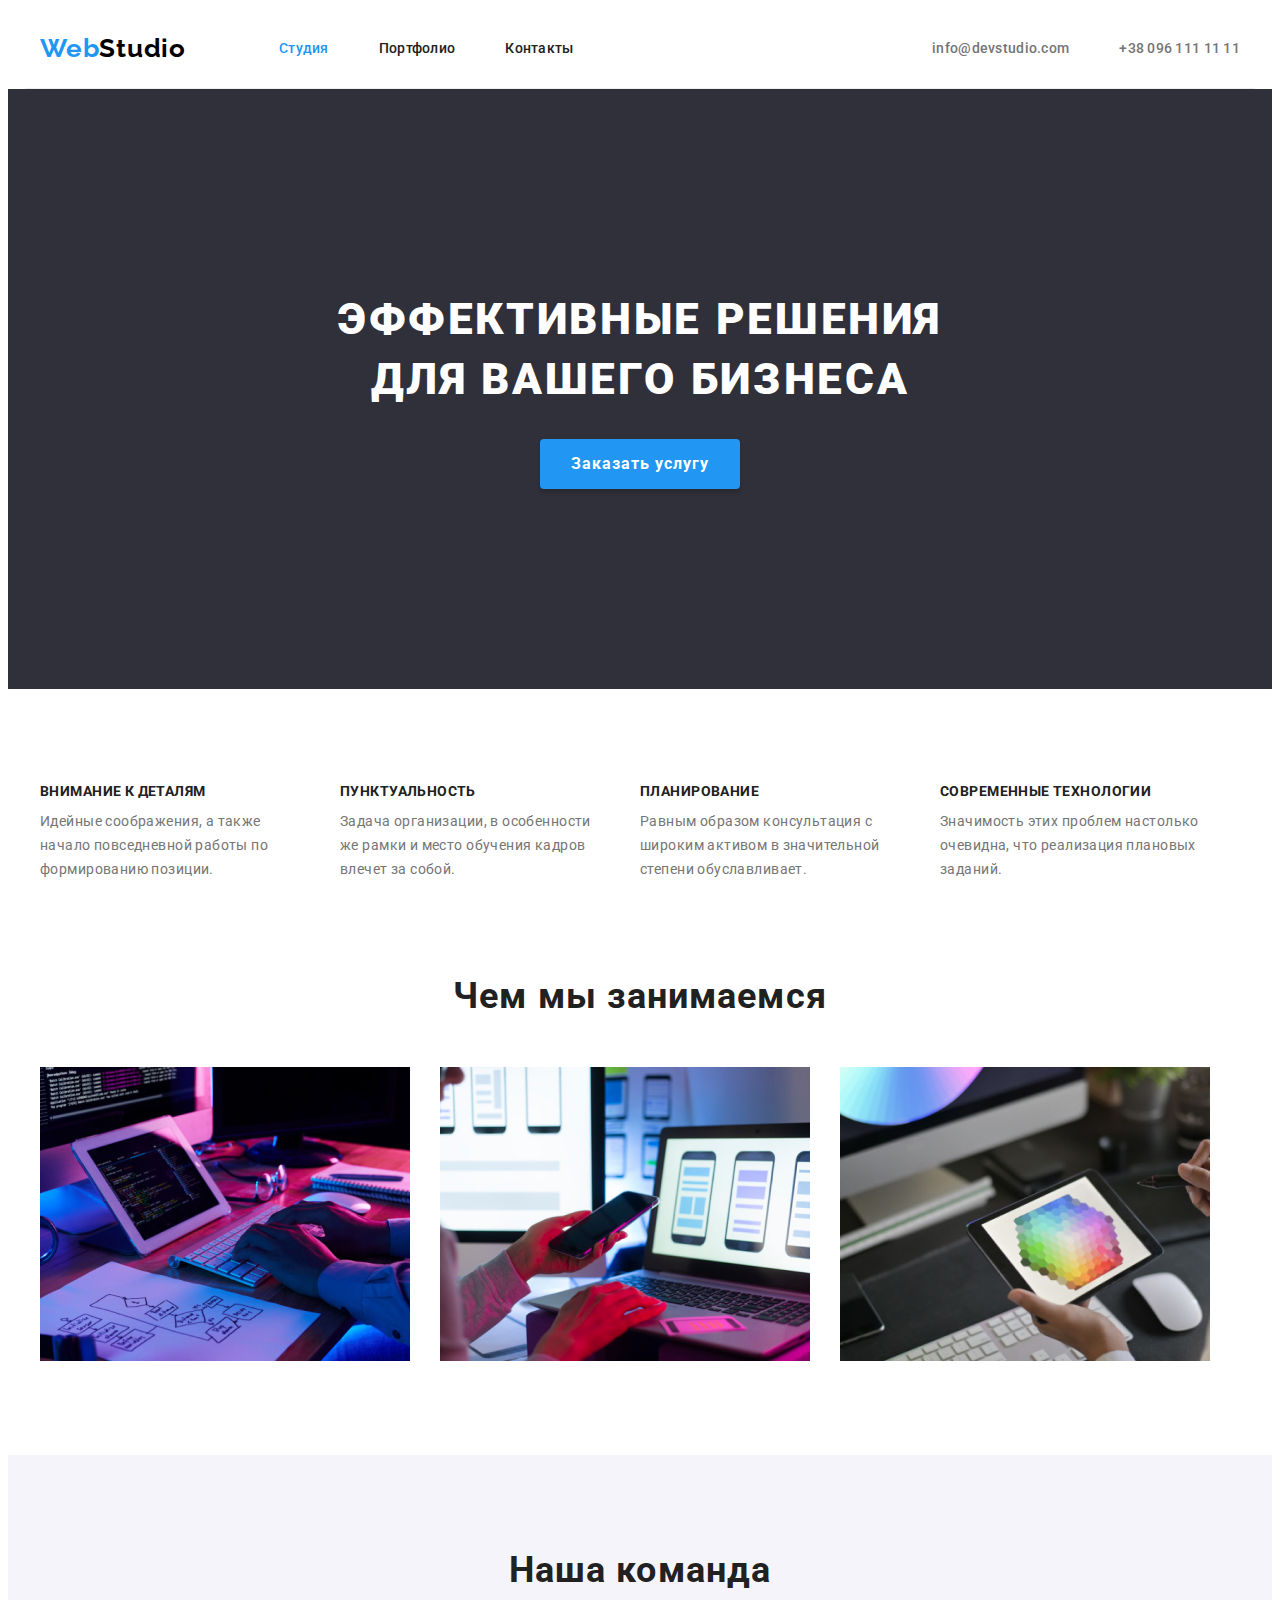
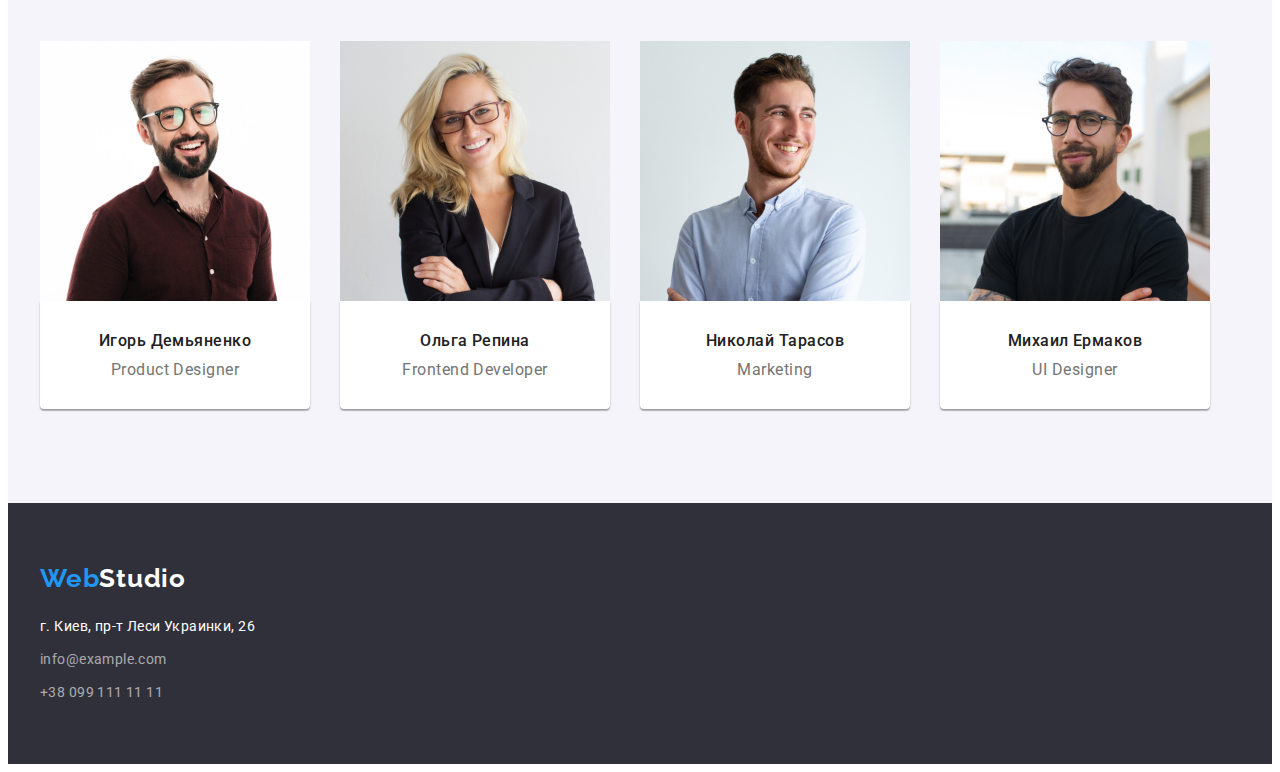
<file: index.html>
<!DOCTYPE html>
<html lang="ru">
  <head>
    <meta charset="UTF-8" />
    <meta http-equiv="X-UA-Compatible" content="IE=edge" />
    <meta name="viewport" content="width=device-width, initial-scale=1.0" />
    <!-- Fonts start -->
    <link rel="preconnect" href="https://fonts.googleapis.com" />
    <link rel="preconnect" href="https://fonts.gstatic.com" crossorigin />
    <link
      href="https://fonts.googleapis.com/css2?family=Raleway:wght@700&family=Roboto:wght@400;500;700;900&display=swap"
      rel="stylesheet"
    />
    <!-- Fonts end -->

    <!-- Normalize start -->
    <link
      rel="stylesheet"
      href="https://cdnjs.cloudflare.com/ajax/libs/modern-normalize/1.1.0/modern-normalize.min.css"
      integrity="sha512-wpPYUAdjBVSE4KJnH1VR1HeZfpl1ub8YT/NKx4PuQ5NmX2tKuGu6U/JRp5y+Y8XG2tV+wKQpNHVUX03MfMFn9Q=="
      crossorigin="anonymous"
      referrerpolicy="no-referrer"
    />
    <!-- Normalize end -->

    <link rel="stylesheet" href="./css/styles.css" />
    <title>WebStudio</title>
  </head>
  <body>
    <!-- Header section -->
    <header class="header">
      <div class="container header-container">
        <a class="logo link header-logo" href="./index.html" lang="en"
          >Web<span class="word">Studio</span></a
        >

        <nav class="header-nav">
          <ul class="header-list list">
            <li class="header-item">
              <a class="header-link header-link-current link" href="#studio">Студия</a>
            </li>
            <li class="header-item">
              <a class="header-link link" href="./portfolio.html">Портфолио</a>
            </li>
            <li class="header-item">
              <a class="header-link link" href="#contacts">Контакты</a>
            </li>
          </ul>
        </nav>

        <ul class="contacts list">
          <li class="contacts-item">
            <a class="contacts-link link" href="mailto:info@devstudio.com">info@devstudio.com</a>
          </li>
          <li class="contacts-item">
            <a class="contacts-link link" href="tel:+380961111111">+38 096 111 11 11</a>
          </li>
        </ul>
      </div>
    </header>
    <!-- Main section -->
    <main>
      <section class="hero-section">
        <div class="container">
          <h1 class="hero-title">Эффективные решения для вашего бизнеса</h1>
          <button class="hero-btn" type="button">Заказать услугу</button>
        </div>
      </section>

      <section class="features section">
        <div class="container">
          <ul class="features-list list">
            <li class="features-item">
              <h3 class="features-title">Внимание к деталям</h3>
              <p class="features-text text">
                Идейные соображения, а также начало повседневной работы по формированию позиции.
              </p>
            </li>

            <li class="features-item">
              <h3 class="features-title">Пунктуальность</h3>
              <p class="features-text text">
                Задача организации, в особенности же рамки и место обучения кадров влечет за собой.
              </p>
            </li>

            <li class="features-item">
              <h3 class="features-title">Планирование</h3>
              <p class="features-text text">
                Равным образом консультация с широким активом в значительной степени обуславливает.
              </p>
            </li>

            <li class="features-item">
              <h3 class="features-title">Современные технологии</h3>
              <p class="features-text text">
                Значимость этих проблем настолько очевидна, что реализация плановых заданий.
              </p>
            </li>
          </ul>
        </div>
      </section>

      <section class="occupation" id="studio">
        <div class="container">
          <h2 class="occupation-title title">Чем мы занимаемся</h2>

          <ul class="occupation-list list">
            <li class="occupation-item">
              <img
                class="occupation-img"
                src="./images/computer.jpg.jpg"
                alt="Планшет с клавиатурой"
                width="370"
                height="294"
              />
            </li>

            <li class="occupation-item">
              <img
                class="occupation-img"
                src="./images/computer2.jpg.jpg"
                alt="Ноутбук"
                width="370"
                height="294"
              />
            </li>

            <li class="occupation-item">
              <img
                class="occupation-img"
                src="./images/computer3.jpg.jpg"
                alt="Планшет с цветной картинкой"
                width="370"
                height="294"
              />
            </li>
          </ul>
        </div>
      </section>

      <section class="team section">
        <div class="container">
          <h2 class="team-title title">Наша команда</h2>
          <ul class="team-list list">
            <li class="team-item">
              <img
                class="team-img"
                src="./images/igor.jpg"
                alt="Игорь Демьяненко"
                width="270"
                height="260"
              />
              <div class="team-wrapper">
                <h3 class="team-name">Игорь Демьяненко</h3>
                <p class="team-description" lang="en">Product Designer</p>
              </div>
            </li>

            <li class="team-item">
              <img
                class="team-img"
                src="./images/olga.jpg"
                alt="Ольга Репина"
                width="270"
                height="260"
              />
              <div class="team-wrapper">
                <h3 class="team-name">Ольга Репина</h3>
                <p class="team-description" lang="en">Frontend Developer</p>
              </div>
            </li>

            <li class="team-item">
              <img
                class="team-img"
                src="./images/nikolay.jpg"
                alt="Николай Тарасов"
                width="270"
                height="260"
              />
              <div class="team-wrapper">
                <h3 class="team-name">Николай Тарасов</h3>
                <p class="team-description" lang="en">Marketing</p>
              </div>
            </li>

            <li class="team-item">
              <img
                class="team-img"
                src="./images/miсhael.jpg"
                alt="Михаил Ермаков"
                width="270"
                height="260"
              />
              <div class="team-wrapper">
                <h3 class="team-name">Михаил Ермаков</h3>
                <p class="team-description" lang="en">UI Designer</p>
              </div>
            </li>
          </ul>
        </div>
      </section>
    </main>
    <!-- Footer section -->
    <footer class="footer">
      <div class="container">
        <a class="footer-logo logo link" href="./index.html" lang="en"
          >Web<span class="footer-word">Studio</span></a
        >

        <address class="address" id="contacts">
          <p class="address-text text">г. Киев, пр-т Леси Украинки, 26</p>

          <ul class="address-list list">
            <li class="address-item">
              <a class="address-link text link link-mail" href="maito:info@example.com"
                >info@example.com</a
              >
            </li>
            <li class="address-item">
              <a class="address-link text link" href="tel:+38091111111">+38 099 111 11 11</a>
            </li>
          </ul>
        </address>
      </div>
    </footer>
  </body>
</html>
</file>
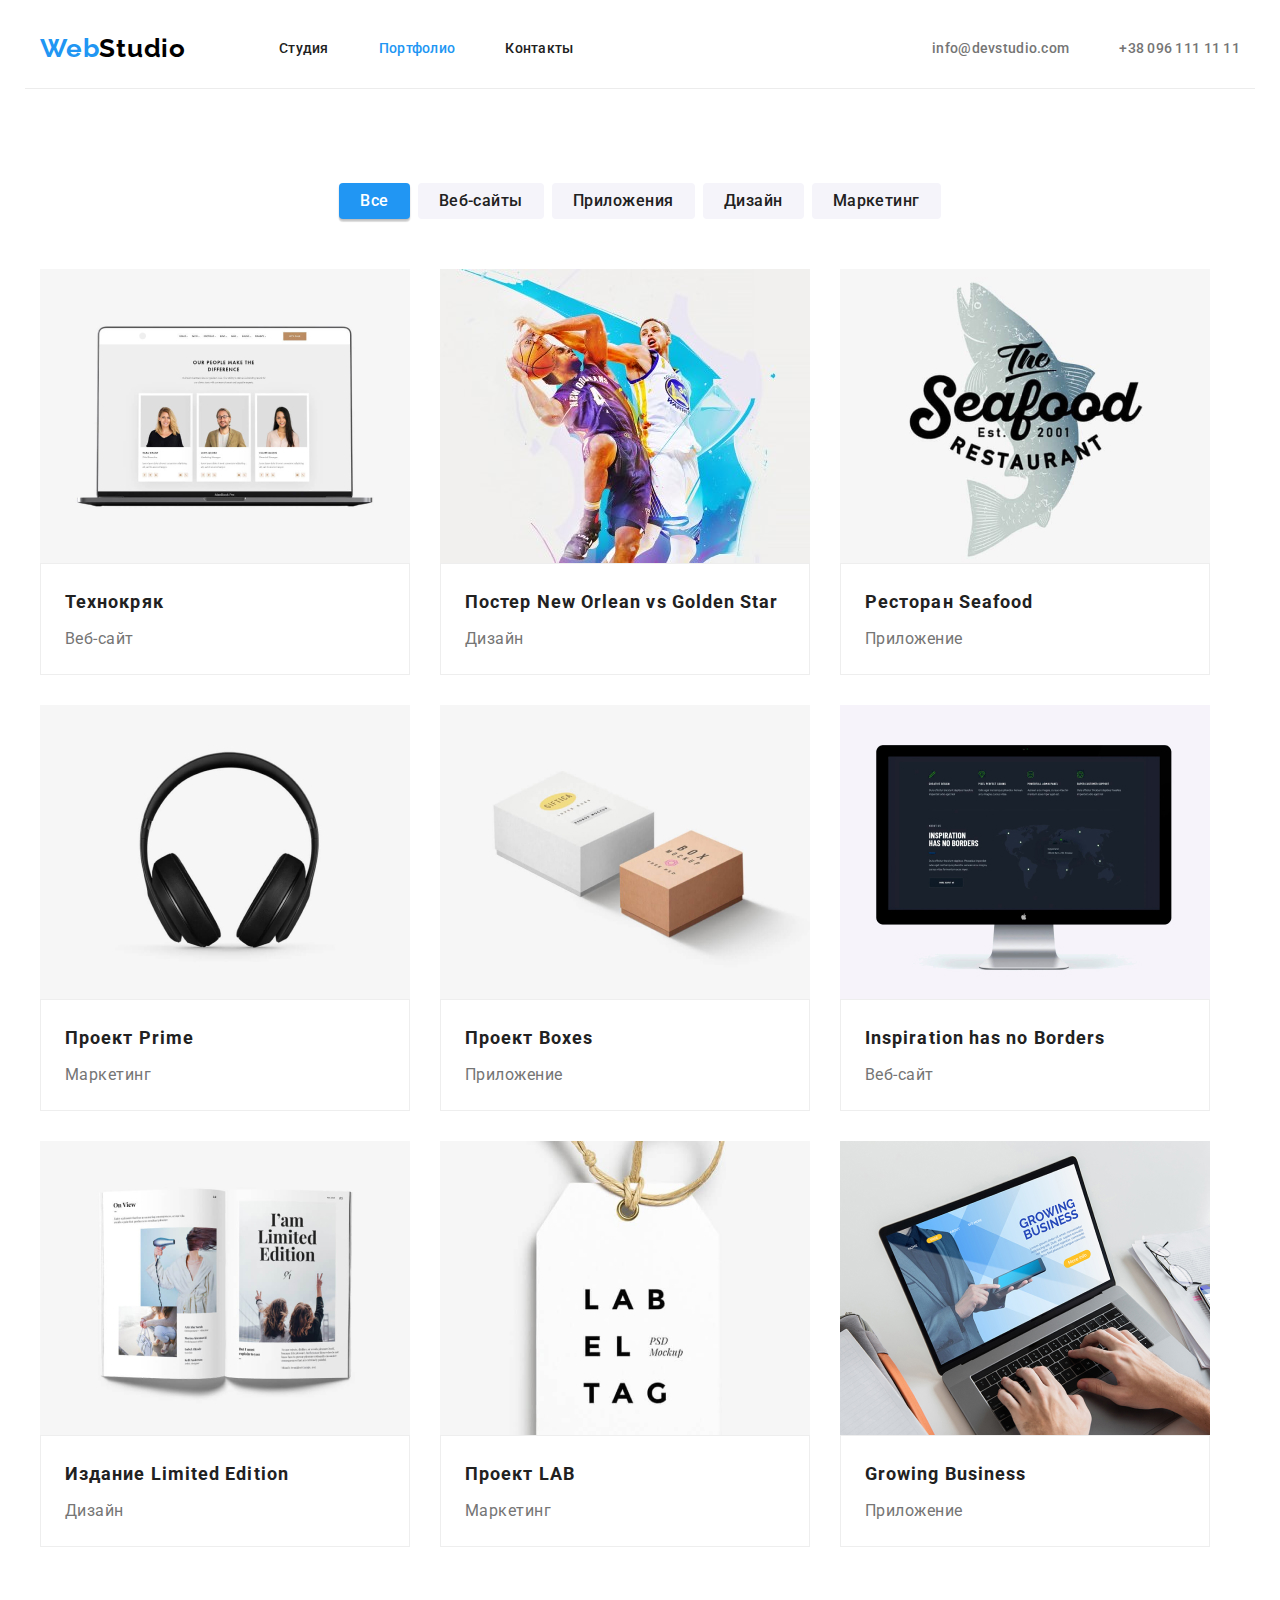
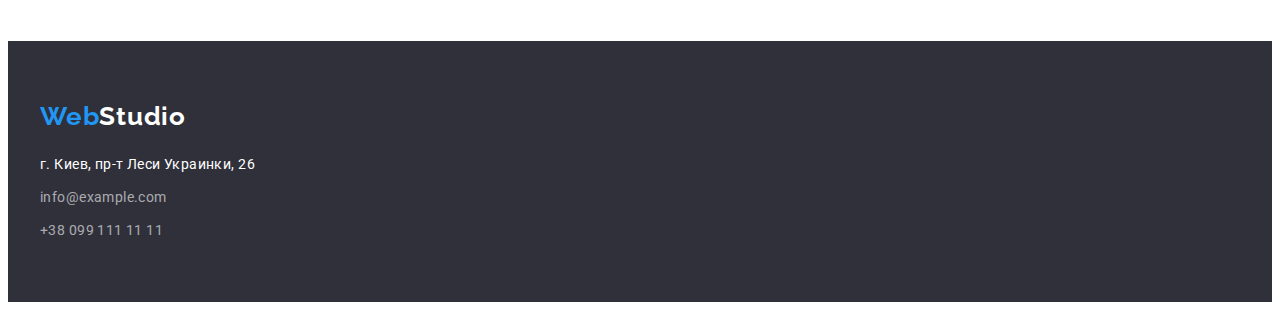
<file: portfolio.html>
<!DOCTYPE html>
<html lang="ru">
  <head>
    <meta charset="UTF-8" />
    <meta http-equiv="X-UA-Compatible" content="IE=edge" />
    <meta name="viewport" content="width=device-width, initial-scale=1.0" />
    <link rel="preconnect" href="https://fonts.googleapis.com" />
    <link rel="preconnect" href="https://fonts.gstatic.com" crossorigin />
    <link
      href="https://fonts.googleapis.com/css2?family=Raleway:wght@700&family=Roboto:wght@400;500;700;900&display=swap"
      rel="stylesheet"
    />

    <!-- Normalize start -->
    <link
      rel="stylesheet"
      href="https://cdnjs.cloudflare.com/ajax/libs/modern-normalize/1.1.0/modern-normalize.min.css"
      integrity="sha512-wpPYUAdjBVSE4KJnH1VR1HeZfpl1ub8YT/NKx4PuQ5NmX2tKuGu6U/JRp5y+Y8XG2tV+wKQpNHVUX03MfMFn9Q=="
      crossorigin="anonymous"
      referrerpolicy="no-referrer"
    />
    <!-- Normalize end -->

    <link rel="stylesheet" href="./css/styles.css" />
    <title>Portfolio</title>
  </head>
  <body>
    <!-- header section -->

    <header class="header">
      <div class="container header-container">
        <a class="logo link header-logo" href="./index.html" lang="en"
          >Web<span class="word">Studio</span></a
        >

        <nav class="header-nav">
          <ul class="header-list list">
            <li class="header-item">
              <a class="header-link link" href="./index.html">Студия</a>
            </li>
            <li class="header-item">
              <a class="header-link header-link-current link" href="./portfolio.html">Портфолио</a>
            </li>
            <li class="header-item">
              <a class="header-link link" href="#contacts">Контакты</a>
            </li>
          </ul>
        </nav>

        <ul class="contacts list">
          <li class="contacts-item">
            <a class="contacts-link link" href="mailto:info@devstudio.com">info@devstudio.com</a>
          </li>
          <li class="contacts-item">
            <a class="contacts-link link" href="tel:+380961111111">+38 096 111 11 11</a>
          </li>
        </ul>
      </div>
    </header>

    <!-- main section -->
    <main>
      <section class="section">
        <div class="container">
          <ul class="btn-list list">
            <li class="btn-item">
              <button class="portfolio-btn btn-active-current" type="button">Все</button>
            </li>
            <li class="btn-item">
              <button class="portfolio-btn" type="button">Веб-сайты</button>
            </li>
            <li class="btn-item">
              <button class="portfolio-btn" type="button">Приложения</button>
            </li>
            <li class="btn-item">
              <button class="portfolio-btn" type="button">Дизайн</button>
            </li>
            <li class="btn-item">
              <button class="portfolio-btn" type="button">Маркетинг</button>
            </li>
          </ul>

          <ul class="portfolio-list list">
            <li class="portfolio-item">
              <img
                src="./images/Portfolio/img.jpg"
                alt="Карточки троих людей"
                width="370px"
                height="294px"
              />
              <div class="portfolio-wrapper">
                <h2 class="portfolio-title">Технокряк</h2>
                <p class="portfolio-text">Веб-сайт</p>
              </div>
            </li>
            <li class="portfolio-item">
              <img
                src="./images/Portfolio/players.jpg"
                alt="Два волейболиста"
                width="370px"
                height="294px"
              />
              <div class="portfolio-wrapper">
                <h2 class="portfolio-title" lang="en">Постер New Orlean vs Golden Star</h2>
                <p class="portfolio-text">Дизайн</p>
              </div>
            </li>
            <li class="portfolio-item">
              <img
                src="./images/Portfolio/restaurant.jpg"
                alt="Логотип ресторана"
                width="370px"
                height="294px"
              />
              <div class="portfolio-wrapper">
                <h2 class="portfolio-title" lang="en">Ресторан Seafood</h2>
                <p class="portfolio-text">Приложение</p>
              </div>
            </li>
            <li class="portfolio-item">
              <img src="./images/Portfolio/prime.jpg" alt="Наушники" width="370px" height="294px" />
              <div class="portfolio-wrapper">
                <h2 class="portfolio-title">Проект Prime</h2>
                <p class="portfolio-text">Маркетинг</p>
              </div>
            </li>
            <li class="portfolio-item">
              <img src="./images/Portfolio/boxes.jpg" alt="Коробки" width="370px" height="294px" />
              <div class="portfolio-wrapper">
                <h2 class="portfolio-title">Проект Boxes</h2>
                <p class="portfolio-text">Приложение</p>
              </div>
            </li>
            <li class="portfolio-item">
              <img
                src="./images/Portfolio/computer.jpg"
                alt="Монитор"
                width="370px"
                height="294px"
              />
              <div class="portfolio-wrapper">
                <h2 class="portfolio-title" lang="en">Inspiration has no Borders</h2>
                <p class="portfolio-text">Веб-сайт</p>
              </div>
            </li>
            <li class="portfolio-item">
              <img
                src="./images/Portfolio/book.jpg"
                alt="Развернутая книга"
                width="370px"
                height="294px"
              />
              <div class="portfolio-wrapper">
                <h2 class="portfolio-title" lang="en">Издание Limited Edition</h2>
                <p class="portfolio-text">Дизайн</p>
              </div>
            </li>
            <li class="portfolio-item">
              <img
                src="./images/Portfolio/lab.jpg"
                alt="Логотип проекта ЛАБ"
                width="370px"
                height="294px"
              />
              <div class="portfolio-wrapper">
                <h2 class="portfolio-title" lang="en">Проект LAB</h2>
                <p class="portfolio-text">Маркетинг</p>
              </div>
            </li>
            <li class="portfolio-item">
              <img
                src="./images/Portfolio/notebook.jpg"
                alt="Ноутбук"
                width="370px"
                height="294px"
              />
              <div class="portfolio-wrapper">
                <h2 class="portfolio-title" lang="en">Growing Business</h2>
                <p class="portfolio-text">Приложение</p>
              </div>
            </li>
          </ul>
        </div>
      </section>
    </main>

    <!-- footer section -->

    <footer class="footer">
      <div class="container">
        <a class="footer-logo logo link" href="./index.html" lang="en"
          >Web<span class="footer-word">Studio</span></a
        >

        <address class="address" id="contacts">
          <p class="address-text text">г. Киев, пр-т Леси Украинки, 26</p>

          <ul class="address-list list">
            <li class="address-item">
              <a class="address-link text link link-mail" href="maito:info@example.com"
                >info@example.com</a
              >
            </li>
            <li class="address-item">
              <a class="address-link text link" href="tel:+38091111111">+38 099 111 11 11</a>
            </li>
          </ul>
        </address>
      </div>
    </footer>
  </body>
</html>
</file>
<file: css/styles.css>
:root {
    /* fonts */
    --main-font: 'Roboto', sans-serif;
    --secondary-font: 'Raleway', sans-serif;

    /* text colors */
    --main-txt-cl: #212121;
    --accent-color: #2196F3;
    --secondary-txt-cl: #FFFFFF;
    --minor-txt-cl: #757575;

    /* bg colors */
    --light-bg-cl: #F5F4FA; 
    --dark-bg-cl: #2F303A; 
    
   /* others */
    --indent: 30px;
    --items: 3;

}

body {
    font-family: var(--main-font);
    color: var(--main-txt-cl);
}
 
/* reset styles */
.link {
text-decoration: none;
}

h1, h2,h3,h4,h5,h6,p {
   margin: 0;
}

img {
   display: block;
}

.list {
list-style: none;
padding: 0;
margin: 0;
}

/* base styles */

.section {
   padding-top: 94px;
   padding-bottom: 94px;
}


.container {
   width: 1200px;
   padding-left: 15px;
   padding-right: 15px;
   margin-left: auto;
   margin-right: auto;

   /* outline: 2px solid red; */
}

.text {
    font-size: 14px;
    line-height: calc(24 / 14);
    letter-spacing: 0.03em;
 }

/* Header section */

.header-container {
   display: flex;
   align-items: center;
   border-bottom: 1px solid #ECECEC;;
}





.logo {
    font-family: var(--secondary-font);
    font-weight: 700;
    font-size: 26px;
    line-height: calc(31 / 26);
    letter-spacing: 0.03em;
    color: var(--accent-color);
    
}

.header-logo {
   margin-right: 93px;
}

.logo.link > .word {
    color: #000000;
}

.header-nav {
   margin-right: auto;
}

.header-list {
   display: flex;
   gap: 50px;
}

.header-item,
.contacts-item {
   display: flex;
}

.header-link { 
   padding-top: 32px;
   padding-bottom: 32px;

    font-weight: 500;
    font-size: 14px;
    line-height: calc(16 / 14);
    letter-spacing: 0.02em;
    color: var(--main-txt-cl);
    
}

 .header-link:hover,
 .header-link:focus,
 .contacts-link:hover,
 .contacts-link:focus,
 .address-link:hover,
 .address-link:focus {
    color: var(--accent-color);
 }

 .header-link-current {
    color: var(--accent-color);
 }

 .contacts {
   display: flex;
   gap: 50px;
 }

 .contacts-link {
   padding-top: 32px;
   padding-bottom: 32px;

font-weight: 500;
font-size: 14px;
line-height: calc(16 / 14);
letter-spacing: 0.02em;
color: var(--minor-txt-cl);
 }

 /* Hero section */

 .hero-section {
    background-color: var(--dark-bg-cl);
    padding-top: 200px;
    padding-bottom: 200px;
 }

 .hero-title {
width: 696px;
margin-bottom: 30px;
margin-left: auto;
margin-right: auto;


    font-weight: 900;
    font-size: 44px;
    line-height: calc(60 / 44);
    text-align: center;
    letter-spacing: 0.06em;
    text-transform: uppercase;
    color: var(--secondary-txt-cl);
 }

 .hero-btn {
display: block;
margin: 0 auto;

   max-width: 250px;
   min-width: 200px;
   min-height: 50px;
   padding: 9px 31px;
   

    font-family: inherit;
    font-weight: 700;
    font-size: 16px;
    line-height: calc(30 / 16);
    letter-spacing: 0.06em;
    background-color: var(--accent-color);
    color: var(--secondary-txt-cl);
    border: transparent;
    box-shadow: 0px 4px 4px rgba(0, 0, 0, 0.15);
    border-radius: 4px;
    cursor: pointer;
 }

 .hero-btn:hover,
 .hero-btn:focus {
    background-color: #188CE8;
 }

 /* Section features */
.features-list {
   display: flex;
   gap: var(--indent);
   /* justify-content: space-between; */
}

.features-list:last-child {
   margin-right: 0;
}

.features-item {
   width: 270px;
}

 .features-title {
    margin-bottom: 10px;

    font-weight: 700;
    font-size: 14px;
    line-height: calc(16 / 14);
    letter-spacing: 0.03em;
    text-transform: uppercase;
 }

 .features-text {
    color: var(--minor-txt-cl);
 }

 /* occupation & team */

 .title {
   margin-bottom: 50px;

    font-weight: 700;
    font-size: 36px;
    line-height: calc(42 / 36);
    text-align: center;
    letter-spacing: 0.03em;
 }

 .occupation-list {
   display: flex;
   gap: var(--indent);
   padding-bottom: 94px;
 }

 .team {
    background-color: var(--light-bg-cl);

 }

.team-list {
   display: flex;
   gap: var(--indent);
}

.team-item {
   background-color: #FFFFFF;
}

.team-wrapper {
   padding: 30px 5px;
   border-top: none;
   box-shadow: 0px 1px 3px rgba(0, 0, 0, 0.12), 0px 1px 1px rgba(0, 0, 0, 0.14), 0px 2px 1px rgba(0, 0, 0, 0.2);
   border-radius: 0px 0px 4px 4px;

}

 .team-name {
    margin-bottom: 10px;

    font-weight: 500;
    font-size: 16px;
    line-height: calc(19 / 16);
    text-align: center;
    letter-spacing: 0.03em;
 }

 .team-description {
    font-size: 16px;
    line-height: calc(19 / 16);
    text-align: center;
    letter-spacing: 0.03em;
    color: var(--minor-txt-cl);
 }

 /* Footer */

.footer {
    padding: 60px 0;
    background-color: var(--dark-bg-cl);
}

.footer-logo {
   display: block;
   margin-bottom: 20px;
}

 .footer-word {
    color: var(--secondary-txt-cl);
 }

 .address {
   font-style: normal;
 }

 .address-text {
    color: var(--secondary-txt-cl);
 }

 .address-link {
    color: rgba(255, 255, 255, 0.6);
    display: block;
 }

.link-mail {
   display: block;
   margin-top: 9px;
   margin-bottom: 9px;
}




 /* PORTFOLIO */

 .btn-list {
   display: flex;
   justify-content: center;
   margin-bottom: 50px;
   gap: 8px; 
 }



 .portfolio-btn {
   display: block;
   padding: 5px 21px;
   border-radius: 4px;

    font-family: inherit;
    font-weight: 500;
    font-size: 16px;
    line-height: calc(26 / 16);
    letter-spacing: 0.03em;
    color: var(--main-txt-cl);
    background-color: var(--light-bg-cl);
    border: transparent;
    cursor: pointer;
 }

 .portfolio-btn:hover,
 .portfolio-btn:focus,
 .btn-active-current {
    color: var(--secondary-txt-cl);
    background-color: var(--accent-color);
    box-shadow: 0px 3px 1px rgba(0, 0, 0, 0.1), 0px 1px 2px rgba(0, 0, 0, 0.08), 0px 2px 2px rgba(0, 0, 0, 0.12);
    border-radius: 4px;
 }

 .portfolio-list {
   display: flex;
   flex-wrap: wrap;
   gap: var(--indent);
 }

 .portfolio-item {
   flex-basis: calc(100% - var(--indent) * (var(--items)-1)) / var(--items);
 }

 .portfolio-wrapper {
   padding: 20px 24px;
   border-top: none;
   border: 1px solid #EEEEEE;
 }

 .portfolio-title {
   margin-bottom: 4px;
    font-weight: 700;
    font-size: 18px;
    line-height: calc(36 / 18); 
    letter-spacing: 0.06em;  
 }

 .portfolio-text {
    font-size: 16px;
    line-height: calc(30 / 16);
    letter-spacing: 0.03em;
    color: var(--minor-txt-cl);
 }
</file>
